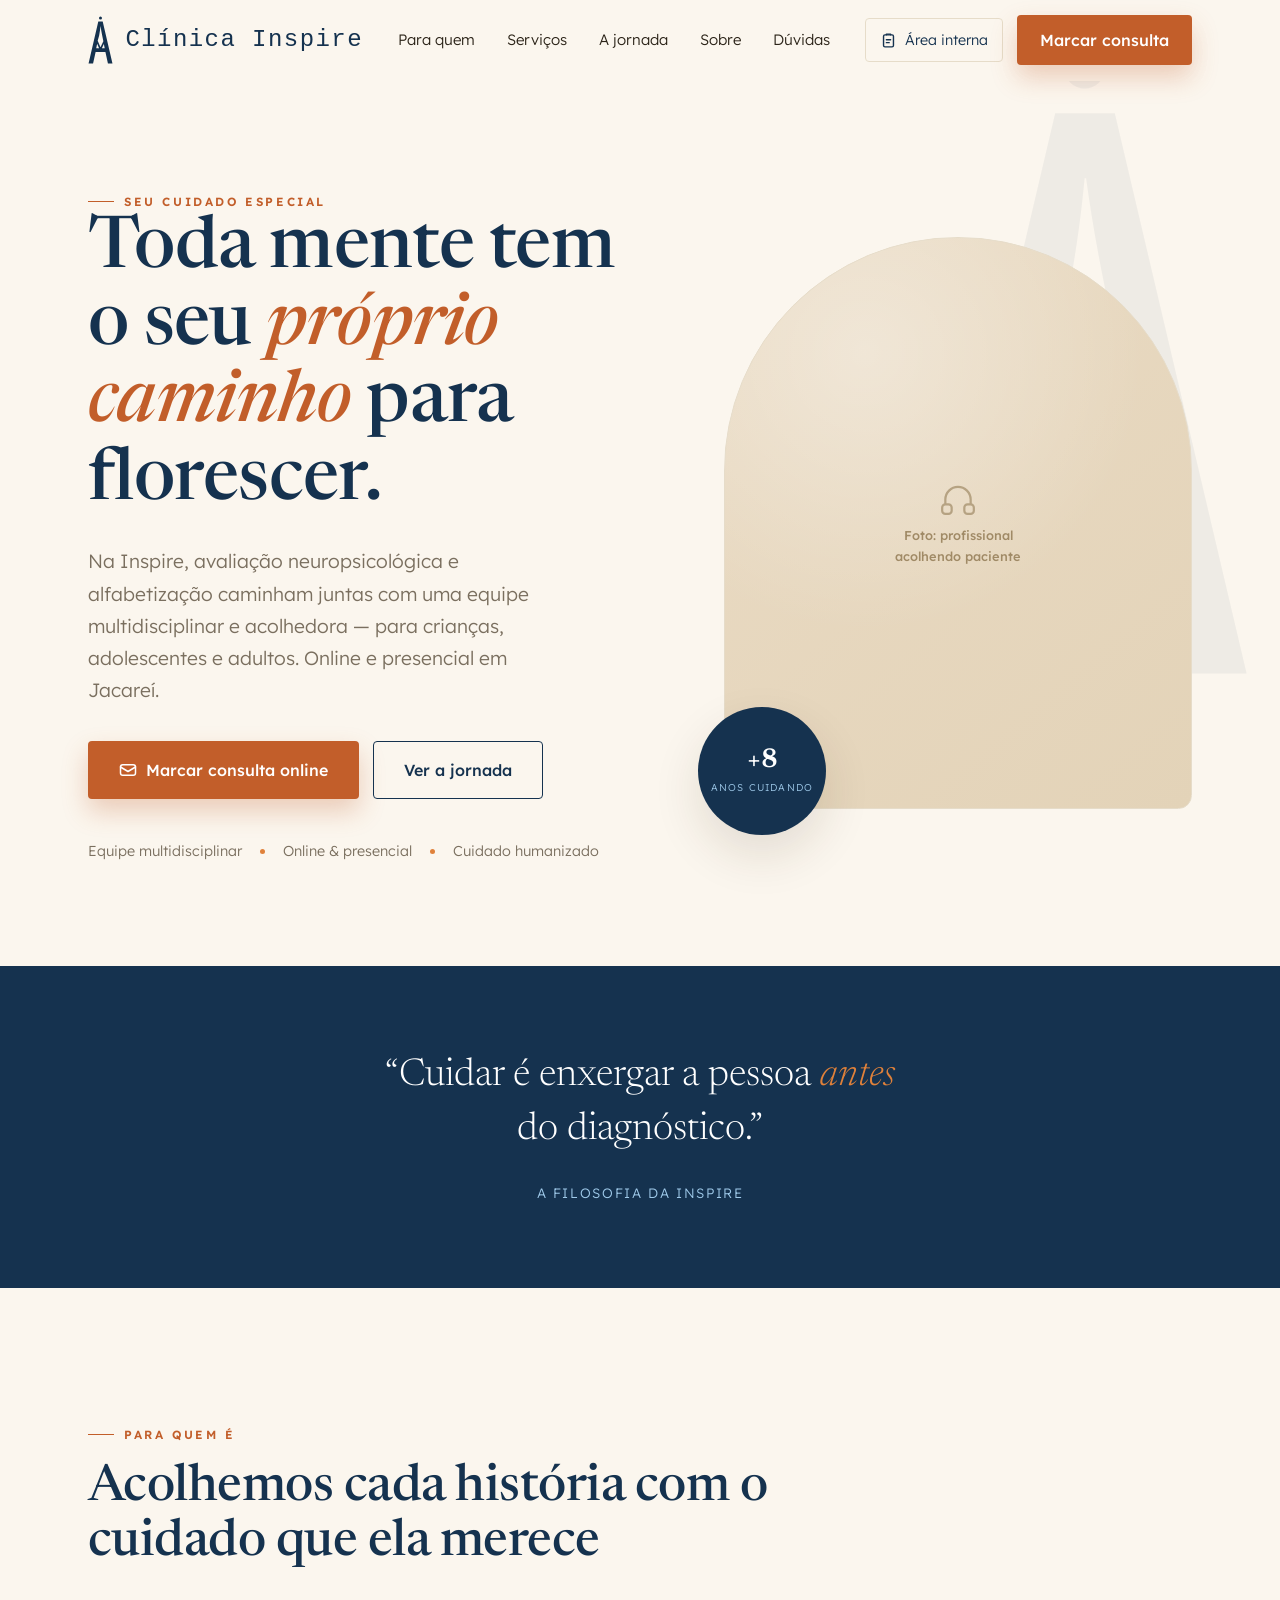
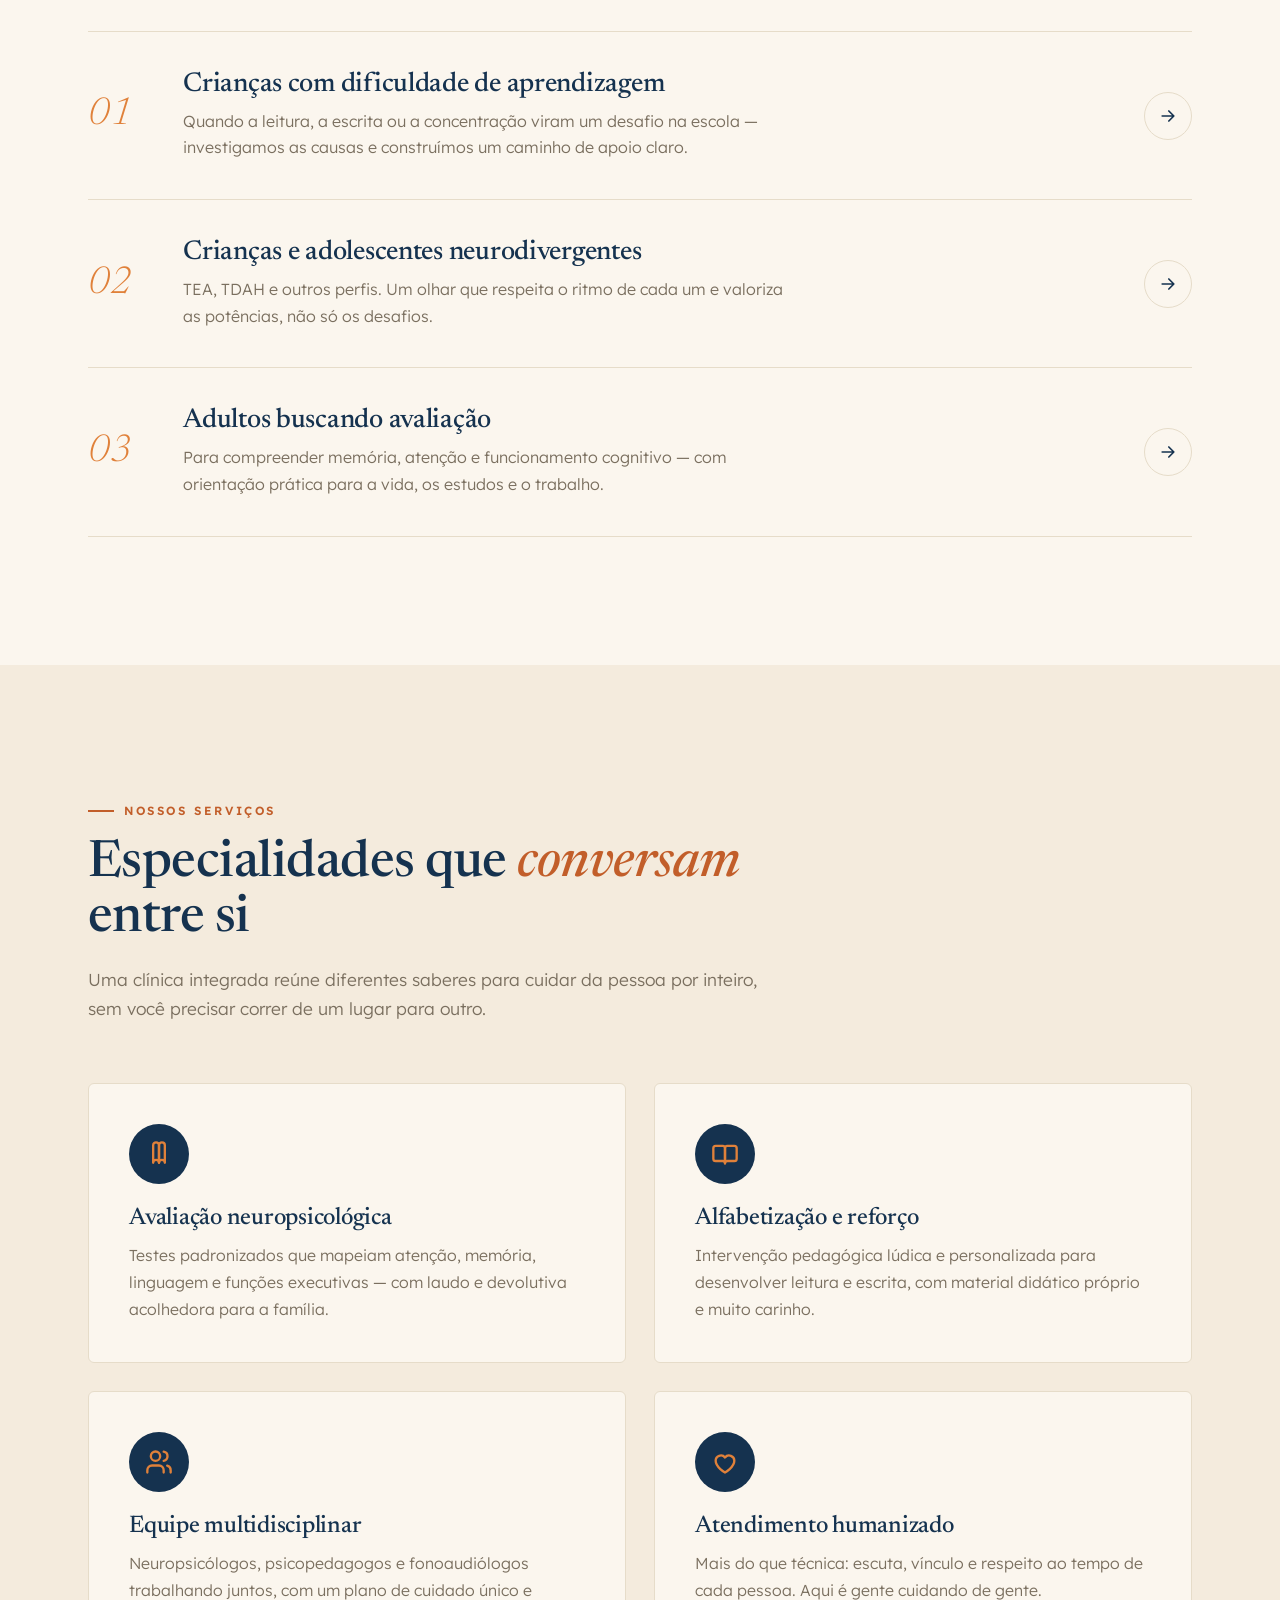
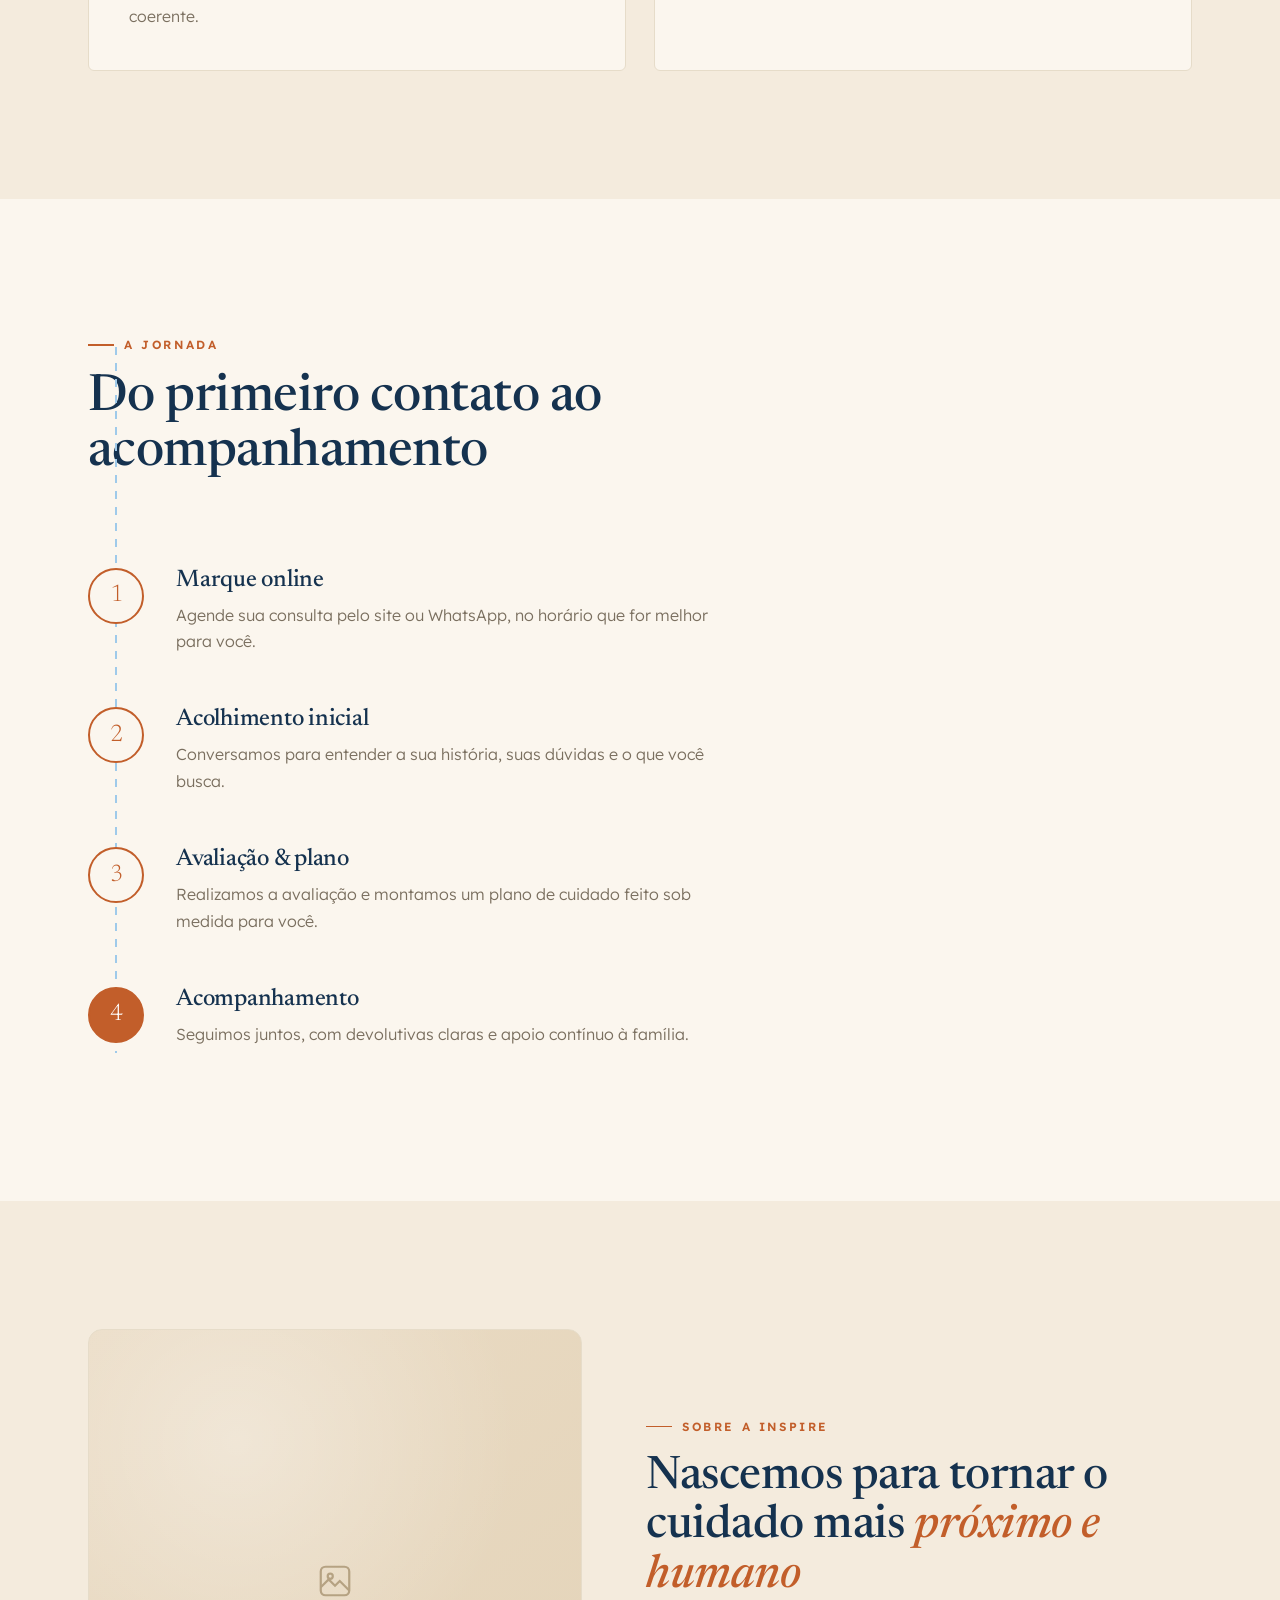
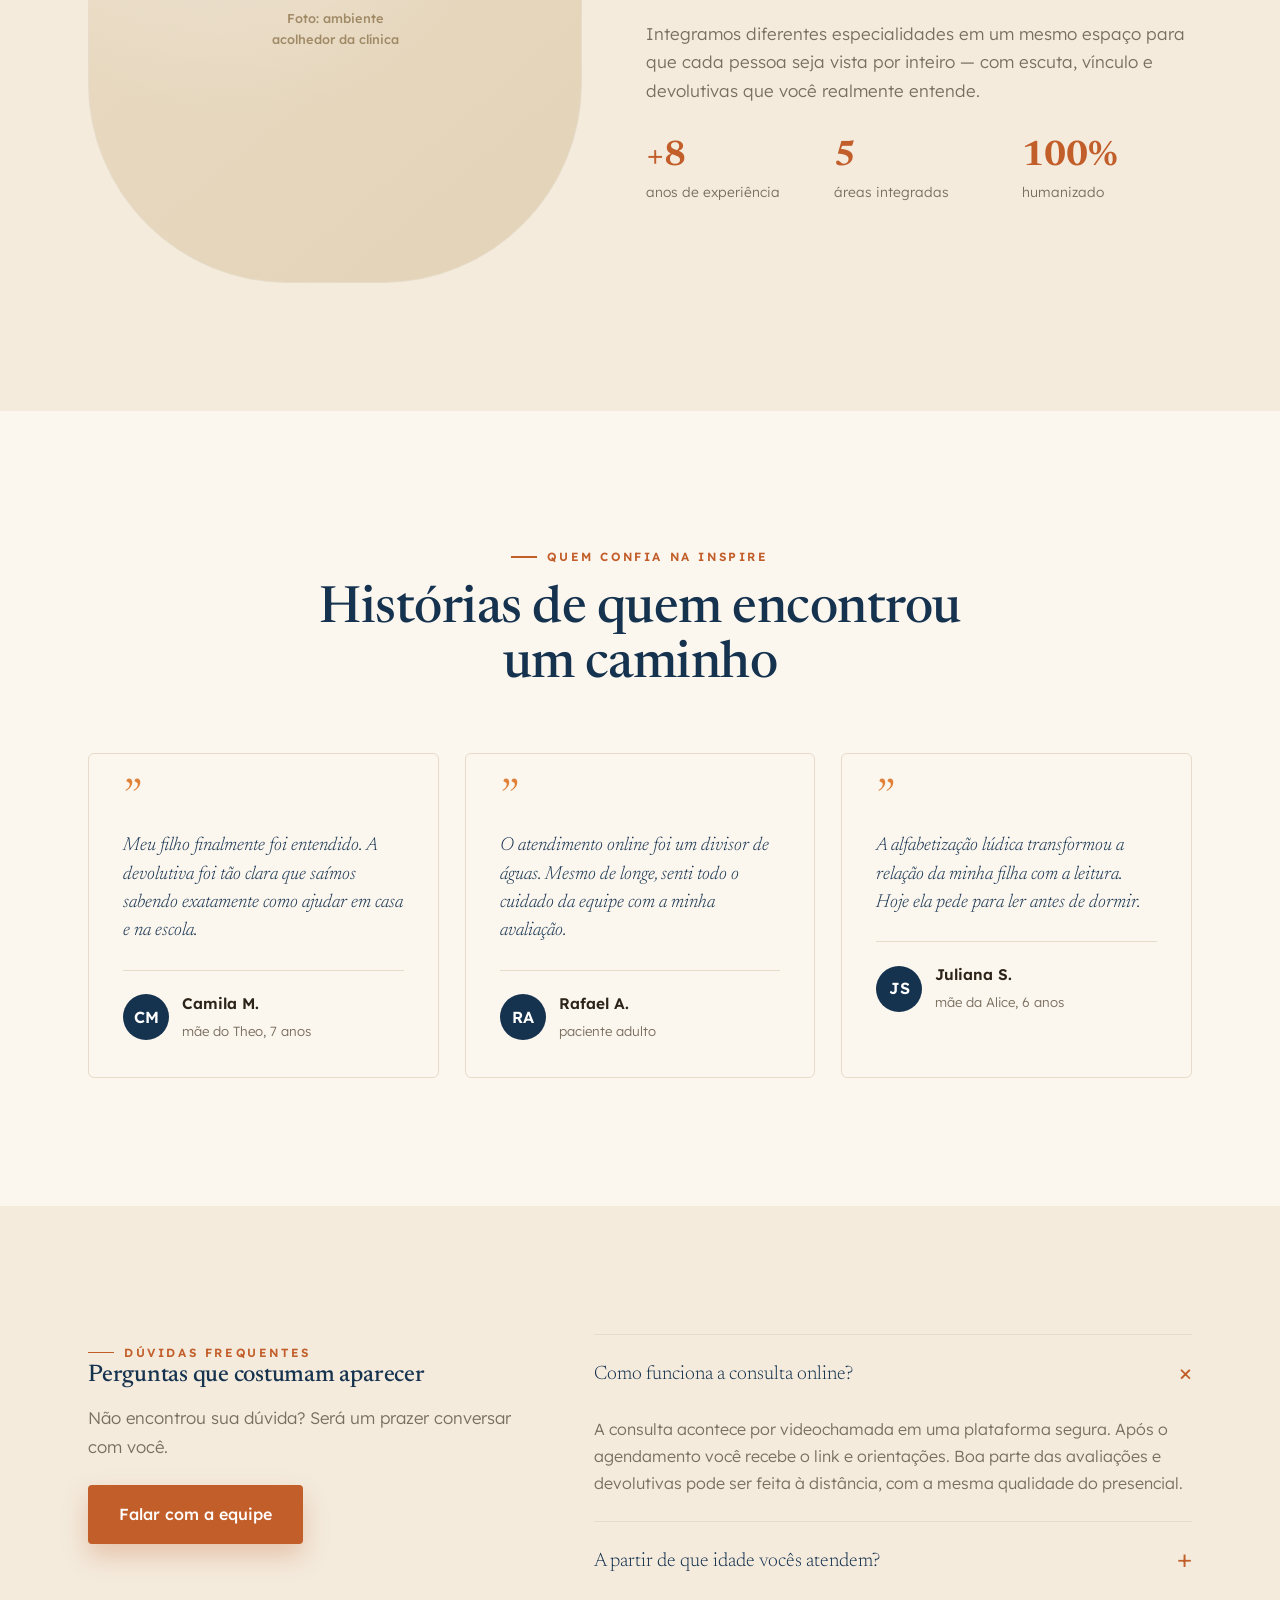
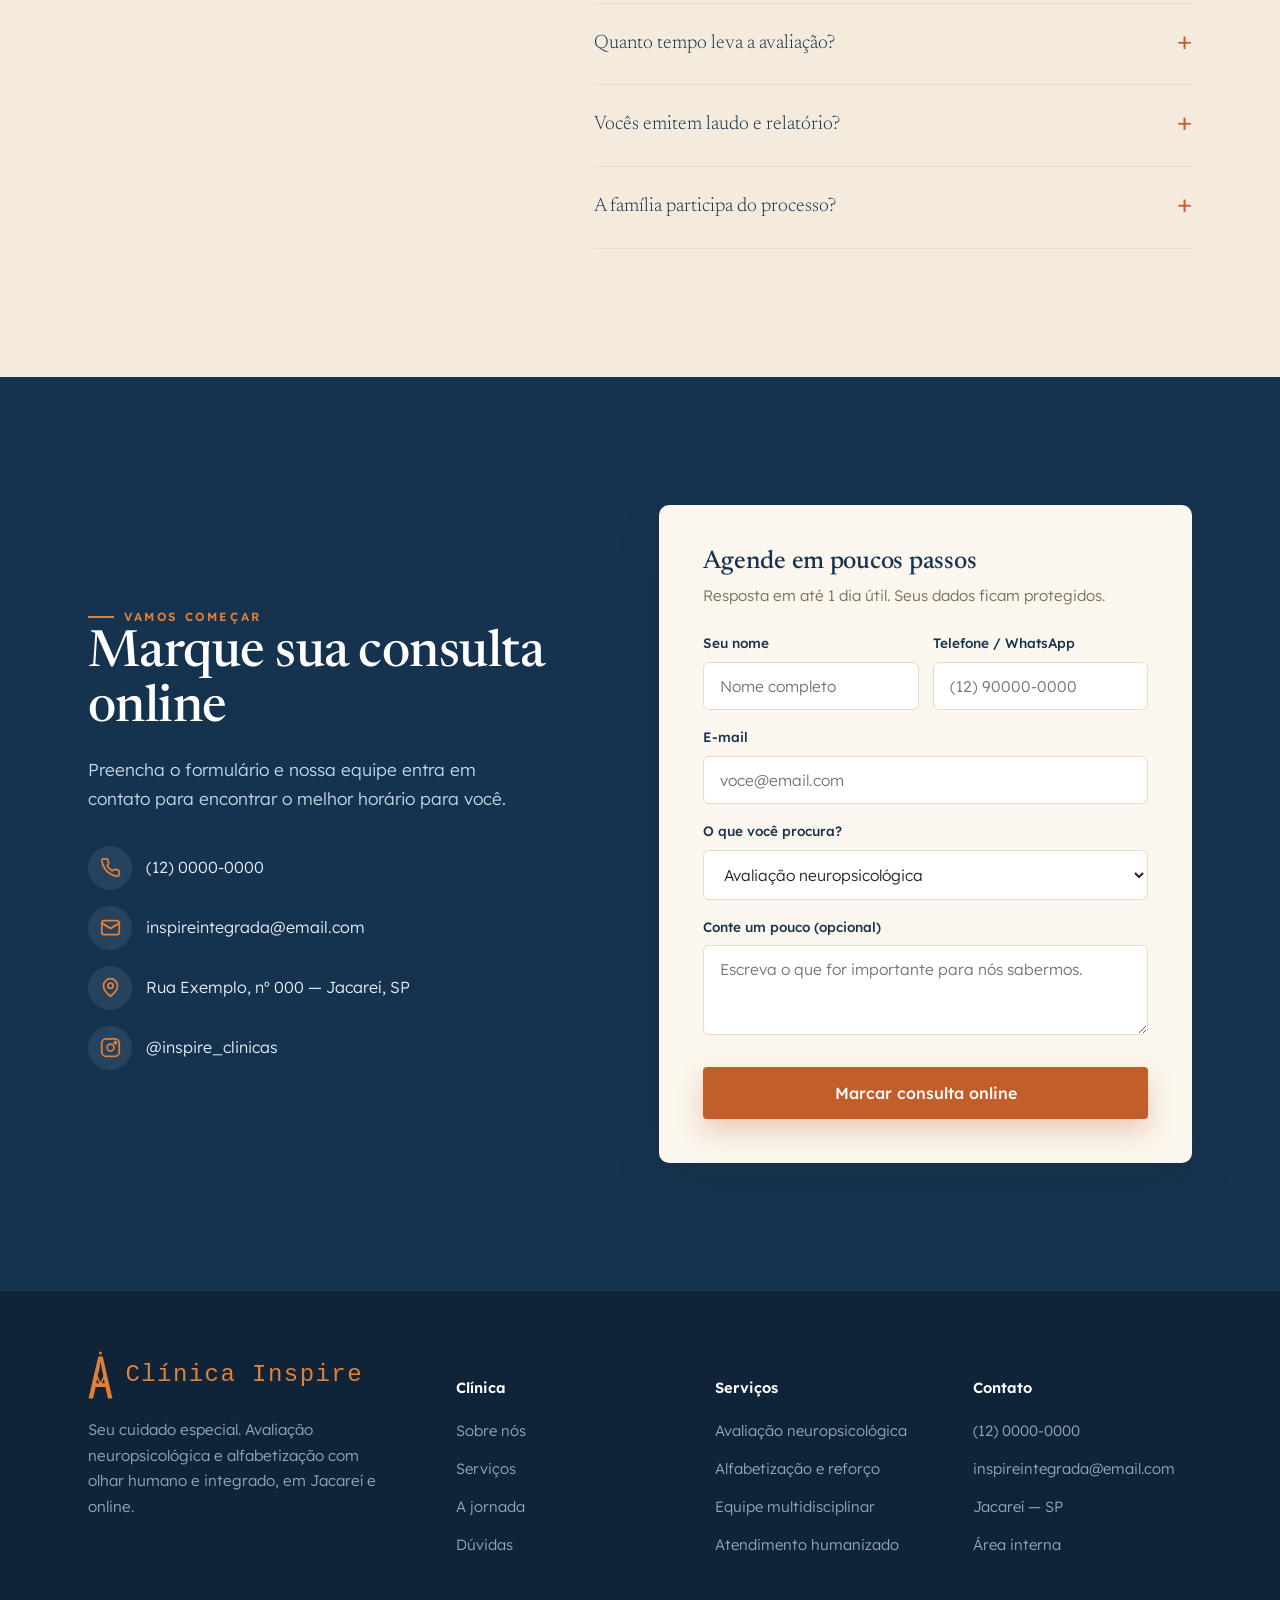
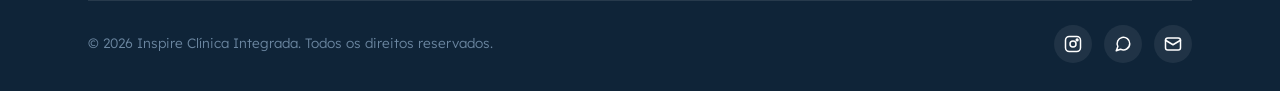
<file: index.html>
<!doctype html>
<html lang="pt-BR">
  <head>
    <meta charset="utf-8" />
    <meta name="viewport" content="width=device-width,initial-scale=1" />
    <title>Inspire · Clínica Integrada — Seu cuidado especial</title>
    <link rel="icon" href="assets/inspire-favicon.svg" />
    <link rel="preconnect" href="https://fonts.googleapis.com" />
    <link rel="preconnect" href="https://fonts.gstatic.com" crossorigin />
    <link
      href="https://fonts.googleapis.com/css2?family=Lexend:wght@300;400;500;600;700&family=Ubuntu+Mono&family=Newsreader:ital,opsz,wght@0,6..72,400;0,6..72,500;0,6..72,600;1,6..72,400;1,6..72,500&display=swap"
      rel="stylesheet"
    />
    <link rel="stylesheet" href="v2.css" />
  </head>
  <body>
    <header class="hdr" id="hdr">
      <div class="wrap">
        <a class="brand" href="#top" aria-label="Clínica Inspire">
          <img src="assets/inspire-a-navy.svg" alt="" />
          <span class="wordmark">Clínica Inspire</span>
        </a>
        <nav class="nav">
          <a href="#para-quem">Para quem</a>
          <a href="#servicos">Serviços</a>
          <a href="#jornada">A jornada</a>
          <a href="#sobre">Sobre</a>
          <a href="#faq">Dúvidas</a>
        </nav>
        <div class="hdr-actions">
          <a
            class="hdr-admin"
            href="consultas.html"
            title="Ver consultas recebidas"
            aria-label="Área interna: consultas recebidas"
          >
            <svg
              viewBox="0 0 24 24"
              fill="none"
              stroke="currentColor"
              stroke-width="2"
              stroke-linecap="round"
              stroke-linejoin="round"
            >
              <rect x="5" y="4" width="14" height="17" rx="2" />
              <path d="M9 4V3h6v1M9 11h6M9 15h4" />
            </svg>
            <span>Área interna</span>
            <b class="hdr-count" id="hdrCount" hidden>0</b>
          </a>
          <a class="btn btn-primary" href="#contato" style="padding: 11px 22px"
            >Marcar consulta</a
          >
        </div>
        <button
          class="burger"
          id="burger"
          aria-label="Abrir menu"
          aria-expanded="false"
          aria-controls="mobileMenu"
        >
          <svg
            viewBox="0 0 24 24"
            fill="none"
            stroke="currentColor"
            stroke-width="2"
            stroke-linecap="round"
          >
            <path d="M3 6h18M3 12h18M3 18h18" />
          </svg>
        </button>
      </div>
    </header>

    <div class="mobile-menu" id="mobileMenu">
      <div class="mm-panel">
        <button class="mm-close" id="mmClose" aria-label="Fechar menu">
          <svg
            viewBox="0 0 24 24"
            fill="none"
            stroke="currentColor"
            stroke-width="2"
            stroke-linecap="round"
          >
            <path d="M18 6 6 18M6 6l12 12" />
          </svg>
        </button>
        <a href="#para-quem">Para quem</a>
        <a href="#servicos">Serviços</a>
        <a href="#jornada">A jornada</a>
        <a href="#sobre">Sobre</a>
        <a href="#faq">Dúvidas</a>
        <a href="consultas.html">Área interna</a>
        <a class="btn btn-primary" href="#contato">Marcar consulta online</a>
      </div>
    </div>

    <main id="top">
      <!-- Hero -->
      <section class="hero">
        <img class="hero-mark" src="assets/inspire-a-navy.svg" alt="" />
        <div class="wrap">
          <div>
            <span class="eyebrow">Seu cuidado especial</span>
            <h1>
              Toda mente tem o seu
              <span class="serif-em">próprio caminho</span> para florescer.
            </h1>
            <p class="lead">
              Na Inspire, avaliação neuropsicológica e alfabetização caminham
              juntas com uma equipe multidisciplinar e acolhedora — para
              crianças, adolescentes e adultos. Online e presencial em Jacareí.
            </p>
            <div class="hero-cta">
              <a class="btn btn-primary" href="#contato">
                <svg
                  viewBox="0 0 24 24"
                  fill="none"
                  stroke="currentColor"
                  stroke-width="2"
                  stroke-linecap="round"
                  stroke-linejoin="round"
                >
                  <rect x="2" y="5" width="20" height="14" rx="3" />
                  <path d="m2 8 10 6 10-6" />
                </svg>
                Marcar consulta online
              </a>
              <a class="btn btn-outline" href="#jornada">Ver a jornada</a>
            </div>
            <div class="hero-meta">
              <span>Equipe multidisciplinar</span><span class="dot"></span
              ><span>Online &amp; presencial</span><span class="dot"></span
              ><span>Cuidado humanizado</span>
            </div>
          </div>
          <div class="hero-visual">
            <div class="ph">
              <div class="ph-in">
                <svg
                  viewBox="0 0 24 24"
                  fill="none"
                  stroke="currentColor"
                  stroke-width="1.4"
                >
                  <path d="M4 16v-3a8 8 0 0 1 16 0v3" />
                  <rect x="2" y="16" width="6" height="6" rx="2" />
                  <rect x="16" y="16" width="6" height="6" rx="2" /></svg
                >Foto: profissional<br />acolhendo paciente
              </div>
            </div>
            <div class="hero-stamp"><b>+8</b><span>anos cuidando</span></div>
          </div>
        </div>
      </section>

      <!-- Quote band -->
      <section class="band">
        <div class="wrap">
          <p>“Cuidar é enxergar a pessoa <em>antes</em> do diagnóstico.”</p>
          <div class="src">A filosofia da Inspire</div>
        </div>
      </section>

      <!-- Para quem -->
      <section class="section" id="para-quem">
        <div class="wrap">
          <div class="sec-head">
            <span class="eyebrow">Para quem é</span>
            <h2>Acolhemos cada história com o cuidado que ela merece</h2>
          </div>
          <div class="aud-list">
            <div class="aud-row">
              <div class="aud-no">01</div>
              <div>
                <h3>Crianças com dificuldade de aprendizagem</h3>
                <p>
                  Quando a leitura, a escrita ou a concentração viram um desafio
                  na escola — investigamos as causas e construímos um caminho de
                  apoio claro.
                </p>
              </div>
              <div class="ar">
                <svg
                  viewBox="0 0 24 24"
                  fill="none"
                  stroke="currentColor"
                  stroke-width="2"
                  stroke-linecap="round"
                  stroke-linejoin="round"
                >
                  <path d="M5 12h14M13 6l6 6-6 6" />
                </svg>
              </div>
            </div>
            <div class="aud-row">
              <div class="aud-no">02</div>
              <div>
                <h3>Crianças e adolescentes neurodivergentes</h3>
                <p>
                  TEA, TDAH e outros perfis. Um olhar que respeita o ritmo de
                  cada um e valoriza as potências, não só os desafios.
                </p>
              </div>
              <div class="ar">
                <svg
                  viewBox="0 0 24 24"
                  fill="none"
                  stroke="currentColor"
                  stroke-width="2"
                  stroke-linecap="round"
                  stroke-linejoin="round"
                >
                  <path d="M5 12h14M13 6l6 6-6 6" />
                </svg>
              </div>
            </div>
            <div class="aud-row">
              <div class="aud-no">03</div>
              <div>
                <h3>Adultos buscando avaliação</h3>
                <p>
                  Para compreender memória, atenção e funcionamento cognitivo —
                  com orientação prática para a vida, os estudos e o trabalho.
                </p>
              </div>
              <div class="ar">
                <svg
                  viewBox="0 0 24 24"
                  fill="none"
                  stroke="currentColor"
                  stroke-width="2"
                  stroke-linecap="round"
                  stroke-linejoin="round"
                >
                  <path d="M5 12h14M13 6l6 6-6 6" />
                </svg>
              </div>
            </div>
          </div>
        </div>
      </section>

      <!-- Serviços -->
      <section class="section services" id="servicos">
        <div class="wrap">
          <div class="sec-head">
            <span class="eyebrow">Nossos serviços</span>
            <h2>
              Especialidades que <span class="serif-em">conversam</span> entre
              si
            </h2>
            <p>
              Uma clínica integrada reúne diferentes saberes para cuidar da
              pessoa por inteiro, sem você precisar correr de um lugar para
              outro.
            </p>
          </div>
          <div class="svc-grid">
            <div class="svc-card">
              <div class="svc-ic">
                <svg
                  viewBox="0 0 24 24"
                  fill="none"
                  stroke="currentColor"
                  stroke-width="2"
                  stroke-linecap="round"
                  stroke-linejoin="round"
                >
                  <path
                    d="M9.5 2A2.5 2.5 0 0 1 12 4.5v15a2.5 2.5 0 0 0-5 0V4.5A2.5 2.5 0 0 1 9.5 2Z"
                  />
                  <path
                    d="M14.5 2A2.5 2.5 0 0 0 12 4.5v15a2.5 2.5 0 0 1 5 0V4.5A2.5 2.5 0 0 0 14.5 2Z"
                  />
                </svg>
              </div>
              <h3>Avaliação neuropsicológica</h3>
              <p>
                Testes padronizados que mapeiam atenção, memória, linguagem e
                funções executivas — com laudo e devolutiva acolhedora para a
                família.
              </p>
            </div>
            <div class="svc-card">
              <div class="svc-ic">
                <svg
                  viewBox="0 0 24 24"
                  fill="none"
                  stroke="currentColor"
                  stroke-width="2"
                  stroke-linecap="round"
                  stroke-linejoin="round"
                >
                  <path
                    d="M2 7a2 2 0 0 1 2-2h6a2 2 0 0 1 2 2v13a2 2 0 0 0-2-2H4a2 2 0 0 1-2-2Z"
                  />
                  <path
                    d="M22 7a2 2 0 0 0-2-2h-6a2 2 0 0 0-2 2v13a2 2 0 0 1 2-2h6a2 2 0 0 0 2-2Z"
                  />
                </svg>
              </div>
              <h3>Alfabetização e reforço</h3>
              <p>
                Intervenção pedagógica lúdica e personalizada para desenvolver
                leitura e escrita, com material didático próprio e muito
                carinho.
              </p>
            </div>
            <div class="svc-card">
              <div class="svc-ic">
                <svg
                  viewBox="0 0 24 24"
                  fill="none"
                  stroke="currentColor"
                  stroke-width="2"
                  stroke-linecap="round"
                  stroke-linejoin="round"
                >
                  <path d="M16 21v-2a4 4 0 0 0-4-4H6a4 4 0 0 0-4 4v2" />
                  <circle cx="9" cy="7" r="4" />
                  <path
                    d="M22 21v-2a4 4 0 0 0-3-3.87M16 3.13A4 4 0 0 1 16 11"
                  />
                </svg>
              </div>
              <h3>Equipe multidisciplinar</h3>
              <p>
                Neuropsicólogos, psicopedagogos e fonoaudiólogos trabalhando
                juntos, com um plano de cuidado único e coerente.
              </p>
            </div>
            <div class="svc-card">
              <div class="svc-ic">
                <svg
                  viewBox="0 0 24 24"
                  fill="none"
                  stroke="currentColor"
                  stroke-width="2"
                  stroke-linecap="round"
                  stroke-linejoin="round"
                >
                  <path
                    d="M12 21s-8-4.5-8-10a4.5 4.5 0 0 1 8-2.9A4.5 4.5 0 0 1 20 11c0 5.5-8 10-8 10Z"
                  />
                </svg>
              </div>
              <h3>Atendimento humanizado</h3>
              <p>
                Mais do que técnica: escuta, vínculo e respeito ao tempo de cada
                pessoa. Aqui é gente cuidando de gente.
              </p>
            </div>
          </div>
        </div>
      </section>

      <!-- Jornada -->
      <section class="section journey" id="jornada">
        <div class="wrap">
          <div class="sec-head">
            <span class="eyebrow">A jornada</span>
            <h2>Do primeiro contato ao acompanhamento</h2>
          </div>
          <div class="j-line"></div>
          <div class="j-step">
            <div class="j-dot">1</div>
            <div>
              <h3>Marque online</h3>
              <p>
                Agende sua consulta pelo site ou WhatsApp, no horário que for
                melhor para você.
              </p>
            </div>
          </div>
          <div class="j-step">
            <div class="j-dot">2</div>
            <div>
              <h3>Acolhimento inicial</h3>
              <p>
                Conversamos para entender a sua história, suas dúvidas e o que
                você busca.
              </p>
            </div>
          </div>
          <div class="j-step">
            <div class="j-dot">3</div>
            <div>
              <h3>Avaliação &amp; plano</h3>
              <p>
                Realizamos a avaliação e montamos um plano de cuidado feito sob
                medida para você.
              </p>
            </div>
          </div>
          <div class="j-step">
            <div class="j-dot">4</div>
            <div>
              <h3>Acompanhamento</h3>
              <p>
                Seguimos juntos, com devolutivas claras e apoio contínuo à
                família.
              </p>
            </div>
          </div>
        </div>
      </section>

      <!-- Sobre -->
      <section class="section about" id="sobre">
        <div class="wrap">
          <div class="about-visual">
            <div class="ph">
              <div class="ph-in">
                <svg
                  viewBox="0 0 24 24"
                  fill="none"
                  stroke="currentColor"
                  stroke-width="1.4"
                >
                  <rect x="3" y="3" width="18" height="18" rx="3" />
                  <path d="m3 16 5-5 4 4 3-3 6 6" />
                  <circle cx="9" cy="9" r="1.6" /></svg
                >Foto: ambiente<br />acolhedor da clínica
              </div>
            </div>
          </div>
          <div>
            <span class="eyebrow">Sobre a Inspire</span>
            <h2>
              Nascemos para tornar o cuidado mais
              <span class="serif-em">próximo e humano</span>
            </h2>
            <p class="lead">
              Integramos diferentes especialidades em um mesmo espaço para que
              cada pessoa seja vista por inteiro — com escuta, vínculo e
              devolutivas que você realmente entende.
            </p>
            <div class="about-stats">
              <div class="stat"><b>+8</b><span>anos de experiência</span></div>
              <div class="stat"><b>5</b><span>áreas integradas</span></div>
              <div class="stat"><b>100%</b><span>humanizado</span></div>
            </div>
          </div>
        </div>
      </section>

      <!-- Depoimentos -->
      <section class="section testi">
        <div class="wrap">
          <div class="sec-head center">
            <span class="eyebrow">Quem confia na Inspire</span>
            <h2>Histórias de quem encontrou um caminho</h2>
          </div>
          <div class="t-grid">
            <div class="t-card">
              <div class="mark">”</div>
              <p>
                Meu filho finalmente foi entendido. A devolutiva foi tão clara
                que saímos sabendo exatamente como ajudar em casa e na escola.
              </p>
              <div class="t-who">
                <div class="t-av">CM</div>
                <div><b>Camila M.</b><span>mãe do Theo, 7 anos</span></div>
              </div>
            </div>
            <div class="t-card">
              <div class="mark">”</div>
              <p>
                O atendimento online foi um divisor de águas. Mesmo de longe,
                senti todo o cuidado da equipe com a minha avaliação.
              </p>
              <div class="t-who">
                <div class="t-av">RA</div>
                <div><b>Rafael A.</b><span>paciente adulto</span></div>
              </div>
            </div>
            <div class="t-card">
              <div class="mark">”</div>
              <p>
                A alfabetização lúdica transformou a relação da minha filha com
                a leitura. Hoje ela pede para ler antes de dormir.
              </p>
              <div class="t-who">
                <div class="t-av">JS</div>
                <div><b>Juliana S.</b><span>mãe da Alice, 6 anos</span></div>
              </div>
            </div>
          </div>
        </div>
      </section>

      <!-- FAQ -->
      <section class="section faq" id="faq">
        <div class="wrap">
          <div>
            <span class="eyebrow">Dúvidas frequentes</span>
            <h2>Perguntas que costumam aparecer</h2>
            <p
              style="
                font-family: &quot;Lexend&quot;, sans-serif;
                color: var(--muted);
                margin-top: 16px;
                font-size: 1.05rem;
              "
            >
              Não encontrou sua dúvida? Será um prazer conversar com você.
            </p>
            <a class="btn btn-primary" style="margin-top: 24px" href="#contato"
              >Falar com a equipe</a
            >
          </div>
          <div class="faq-list">
            <details class="fq" open>
              <summary>
                Como funciona a consulta online? <span class="pm">+</span>
              </summary>
              <div class="fq-body">
                A consulta acontece por videochamada em uma plataforma segura.
                Após o agendamento você recebe o link e orientações. Boa parte
                das avaliações e devolutivas pode ser feita à distância, com a
                mesma qualidade do presencial.
              </div>
            </details>
            <details class="fq">
              <summary>
                A partir de que idade vocês atendem? <span class="pm">+</span>
              </summary>
              <div class="fq-body">
                Atendemos crianças, adolescentes e adultos, com protocolos e
                profissionais adequados a cada momento de vida.
              </div>
            </details>
            <details class="fq">
              <summary>
                Quanto tempo leva a avaliação? <span class="pm">+</span>
              </summary>
              <div class="fq-body">
                Depende do caso, mas em geral são alguns encontros de até duas
                horas. Ao final entregamos um laudo e fazemos uma devolutiva em
                linguagem simples.
              </div>
            </details>
            <details class="fq">
              <summary>
                Vocês emitem laudo e relatório? <span class="pm">+</span>
              </summary>
              <div class="fq-body">
                Sim. Emitimos laudos e relatórios que podem ser usados na
                escola, no trabalho e com outros profissionais de saúde.
              </div>
            </details>
            <details class="fq">
              <summary>
                A família participa do processo? <span class="pm">+</span>
              </summary>
              <div class="fq-body">
                Com certeza. A família é parte essencial do cuidado: incluímos
                os responsáveis nas devolutivas e oferecemos orientações para o
                dia a dia.
              </div>
            </details>
          </div>
        </div>
      </section>

      <!-- Contato -->
      <section class="section contact" id="contato">
        <div class="wrap">
          <div>
            <span class="eyebrow">Vamos começar</span>
            <h2>Marque sua consulta online</h2>
            <p class="lead">
              Preencha o formulário e nossa equipe entra em contato para
              encontrar o melhor horário para você.
            </p>
            <div class="contact-info">
              <div class="ci">
                <span class="cii"
                  ><svg
                    viewBox="0 0 24 24"
                    fill="none"
                    stroke="currentColor"
                    stroke-width="2"
                    stroke-linecap="round"
                    stroke-linejoin="round"
                  >
                    <path
                      d="M22 16.92v3a2 2 0 0 1-2.18 2 19.8 19.8 0 0 1-8.63-3.07 19.5 19.5 0 0 1-6-6 19.8 19.8 0 0 1-3.07-8.67A2 2 0 0 1 4.11 2h3a2 2 0 0 1 2 1.72c.13.96.36 1.9.7 2.81a2 2 0 0 1-.45 2.11L8.09 9.91a16 16 0 0 0 6 6l1.27-1.27a2 2 0 0 1 2.11-.45c.9.34 1.85.57 2.81.7A2 2 0 0 1 22 16.92Z"
                    /></svg
                ></span>
                (12) 0000-0000
              </div>
              <div class="ci">
                <span class="cii"
                  ><svg
                    viewBox="0 0 24 24"
                    fill="none"
                    stroke="currentColor"
                    stroke-width="2"
                    stroke-linecap="round"
                    stroke-linejoin="round"
                  >
                    <rect x="2" y="4" width="20" height="16" rx="3" />
                    <path d="m2 7 10 6 10-6" /></svg
                ></span>
                inspireintegrada@email.com
              </div>
              <div class="ci">
                <span class="cii"
                  ><svg
                    viewBox="0 0 24 24"
                    fill="none"
                    stroke="currentColor"
                    stroke-width="2"
                    stroke-linecap="round"
                    stroke-linejoin="round"
                  >
                    <path d="M20 10c0 6-8 12-8 12s-8-6-8-12a8 8 0 0 1 16 0Z" />
                    <circle cx="12" cy="10" r="3" /></svg
                ></span>
                Rua Exemplo, nº 000 — Jacareí, SP
              </div>
              <div class="ci">
                <span class="cii"
                  ><svg
                    viewBox="0 0 24 24"
                    fill="none"
                    stroke="currentColor"
                    stroke-width="2"
                    stroke-linecap="round"
                    stroke-linejoin="round"
                  >
                    <rect x="2" y="2" width="20" height="20" rx="5" />
                    <circle cx="12" cy="12" r="4" />
                    <circle
                      cx="17.5"
                      cy="6.5"
                      r="1.2"
                      fill="currentColor"
                    /></svg
                ></span>
                @inspire_clinicas
              </div>
            </div>
          </div>
          <form class="form" id="contactForm" novalidate>
            <div id="formFields">
              <h3>Agende em poucos passos</h3>
              <p class="fsub">
                Resposta em até 1 dia útil. Seus dados ficam protegidos.
              </p>
              <div class="frow">
                <div class="field">
                  <label for="nome">Seu nome</label
                  ><input id="nome" type="text" placeholder="Nome completo" />
                </div>
                <div class="field">
                  <label for="tel">Telefone / WhatsApp</label
                  ><input id="tel" type="tel" placeholder="(12) 90000-0000" />
                </div>
              </div>
              <div class="field">
                <label for="email">E-mail</label
                ><input id="email" type="email" placeholder="voce@email.com" />
              </div>
              <div class="field">
                <label for="motivo">O que você procura?</label>
                <select id="motivo">
                  <option>Avaliação neuropsicológica</option>
                  <option>Alfabetização e reforço</option>
                  <option>Atendimento para meu filho(a)</option>
                  <option>Avaliação para adulto</option>
                  <option>Ainda não sei, quero orientação</option>
                </select>
              </div>
              <div class="field">
                <label for="msg">Conte um pouco (opcional)</label
                ><textarea
                  id="msg"
                  placeholder="Escreva o que for importante para nós sabermos."
                ></textarea>
              </div>
              <button class="btn btn-primary" type="submit">
                Marcar consulta online
              </button>
            </div>
            <div class="form-ok" id="formOk">
              <svg
                viewBox="0 0 24 24"
                fill="none"
                stroke="currentColor"
                stroke-width="2"
                stroke-linecap="round"
                stroke-linejoin="round"
              >
                <circle cx="12" cy="12" r="10" />
                <path d="m8 12 3 3 5-6" />
              </svg>
              <h3>Recebemos sua solicitação!</h3>
              <p>
                Em breve nossa equipe entra em contato para confirmar o melhor
                horário. 💙
              </p>
              <button
                class="btn btn-outline"
                type="button"
                id="formAgain"
                style="margin-top: 22px"
              >
                Enviar outra solicitação
              </button>
            </div>
          </form>
        </div>
      </section>
    </main>

    <footer class="ftr">
      <div class="wrap">
        <div class="ftr-top">
          <div>
            <div class="brand">
              <img src="assets/inspire-a-laranja.svg" alt="" /><span
                class="wordmark"
                >Clínica Inspire</span
              >
            </div>
            <p class="ftr-about">
              Seu cuidado especial. Avaliação neuropsicológica e alfabetização
              com olhar humano e integrado, em Jacareí e online.
            </p>
          </div>
          <div>
            <h5>Clínica</h5>
            <ul>
              <li><a href="#sobre">Sobre nós</a></li>
              <li><a href="#servicos">Serviços</a></li>
              <li><a href="#jornada">A jornada</a></li>
              <li><a href="#faq">Dúvidas</a></li>
            </ul>
          </div>
          <div>
            <h5>Serviços</h5>
            <ul>
              <li><a href="#servicos">Avaliação neuropsicológica</a></li>
              <li><a href="#servicos">Alfabetização e reforço</a></li>
              <li><a href="#servicos">Equipe multidisciplinar</a></li>
              <li><a href="#servicos">Atendimento humanizado</a></li>
            </ul>
          </div>
          <div>
            <h5>Contato</h5>
            <ul>
              <li><a href="#contato">(12) 0000-0000</a></li>
              <li><a href="#contato">inspireintegrada@email.com</a></li>
              <li><a href="#contato">Jacareí — SP</a></li>
              <li><a href="consultas.html">Área interna</a></li>
            </ul>
          </div>
        </div>
        <div class="ftr-bottom">
          <span
            >© 2026 Inspire Clínica Integrada. Todos os direitos
            reservados.</span
          >
          <div class="socials">
            <a href="#" aria-label="Instagram"
              ><svg
                viewBox="0 0 24 24"
                fill="none"
                stroke="currentColor"
                stroke-width="2"
                stroke-linecap="round"
                stroke-linejoin="round"
              >
                <rect x="2" y="2" width="20" height="20" rx="5" />
                <circle cx="12" cy="12" r="4" />
                <circle cx="17.5" cy="6.5" r="1.2" fill="currentColor" /></svg
            ></a>
            <a href="#" aria-label="WhatsApp"
              ><svg
                viewBox="0 0 24 24"
                fill="none"
                stroke="currentColor"
                stroke-width="2"
                stroke-linecap="round"
                stroke-linejoin="round"
              >
                <path
                  d="M21 11.5a8.4 8.4 0 0 1-12.3 7.4L3 21l2.2-5.6A8.4 8.4 0 1 1 21 11.5Z"
                /></svg
            ></a>
            <a href="#" aria-label="E-mail"
              ><svg
                viewBox="0 0 24 24"
                fill="none"
                stroke="currentColor"
                stroke-width="2"
                stroke-linecap="round"
                stroke-linejoin="round"
              >
                <rect x="2" y="4" width="20" height="16" rx="3" />
                <path d="m2 7 10 6 10-6" /></svg
            ></a>
          </div>
        </div>
      </div>
    </footer>

    <script>
      const hdr = document.getElementById("hdr");
      addEventListener("scroll", () =>
        hdr.classList.toggle("scrolled", scrollY > 20),
      );
      const mm = document.getElementById("mobileMenu");
      const burger = document.getElementById("burger");
      function abrirMenu() {
        mm.classList.add("open");
        burger.setAttribute("aria-expanded", "true");
        document.body.style.overflow = "hidden"; // trava o scroll da página por trás
        document.getElementById("mmClose").focus();
      }
      function fecharMenu() {
        if (!mm.classList.contains("open")) return;
        mm.classList.remove("open");
        burger.setAttribute("aria-expanded", "false");
        document.body.style.overflow = "";
        burger.focus({ preventScroll: true });
      }
      burger.onclick = abrirMenu;
      document.getElementById("mmClose").onclick = fecharMenu;
      mm.querySelectorAll("a").forEach((a) =>
        a.addEventListener("click", fecharMenu),
      );
      mm.onclick = (e) => {
        if (e.target === mm) fecharMenu();
      };
      addEventListener("keydown", (e) => {
        if (e.key === "Escape") fecharMenu();
      });
      // se girar o celular / aumentar a janela com o menu aberto, fecha
      matchMedia("(min-width:981px)").addEventListener("change", (e) => {
        if (e.matches) fecharMenu();
      });
      // ===== Consultas: salvas no localStorage (demo, sem backend) =====
      const CHAVE = "inspire_consultas";
      function lerConsultas() {
        try {
          return JSON.parse(localStorage.getItem(CHAVE) || "[]");
        } catch (e) {
          return [];
        }
      }
      function atualizarContador() {
        const n = lerConsultas().filter((c) => c.status === "novo").length;
        const b = document.getElementById("hdrCount");
        b.textContent = n;
        b.hidden = n === 0;
      }
      atualizarContador();
      // se a área interna estiver aberta em outra aba e mudar algo, o contador acompanha
      addEventListener("storage", (e) => {
        if (e.key === CHAVE) atualizarContador();
      });

      const form = document.getElementById("contactForm");
      const campo = (id) => document.getElementById(id);
      const valor = (id) => campo(id).value.trim();

      function marcarErro(id, texto) {
        const f = campo(id).closest(".field");
        f.classList.add("err");
        const m = document.createElement("small");
        m.className = "ferr";
        m.textContent = texto;
        f.appendChild(m);
      }
      function limparErros() {
        form
          .querySelectorAll(".field.err")
          .forEach((f) => f.classList.remove("err"));
        form.querySelectorAll(".ferr").forEach((m) => m.remove());
      }
      form.addEventListener("input", (e) => {
        const f = e.target.closest(".field.err");
        if (f) {
          f.classList.remove("err");
          f.querySelector(".ferr")?.remove();
        }
      });

      form.addEventListener("submit", (e) => {
        e.preventDefault();
        limparErros();
        const nome = valor("nome"),
          tel = valor("tel"),
          email = valor("email");
        let ok = true;
        if (!nome) {
          marcarErro("nome", "Informe seu nome.");
          ok = false;
        }
        if (!tel && !email) {
          marcarErro("tel", "Informe um telefone ou um e-mail para contato.");
          ok = false;
        } else if (email && !/^\S+@\S+\.\S+$/.test(email)) {
          marcarErro("email", "Confira o e-mail digitado.");
          ok = false;
        }
        if (!ok) {
          form.querySelector(".field.err input")?.focus();
          return;
        }

        const nova = {
          id: Date.now().toString(36) + Math.random().toString(36).slice(2, 6),
          data: new Date().toISOString(),
          nome,
          email,
          tel,
          servico: campo("motivo").value,
          msg: valor("msg"),
          status: "novo",
        };
        const lista = lerConsultas();
        lista.unshift(nova);
        try {
          localStorage.setItem(CHAVE, JSON.stringify(lista));
        } catch (err) {}
        atualizarContador();
        campo("formFields").style.display = "none";
        campo("formOk").classList.add("show");
      });

      campo("formAgain").onclick = () => {
        form.reset();
        campo("formOk").classList.remove("show");
        campo("formFields").style.display = "";
        campo("nome").focus();
      };
    </script>
  </body>
</html>
</file>
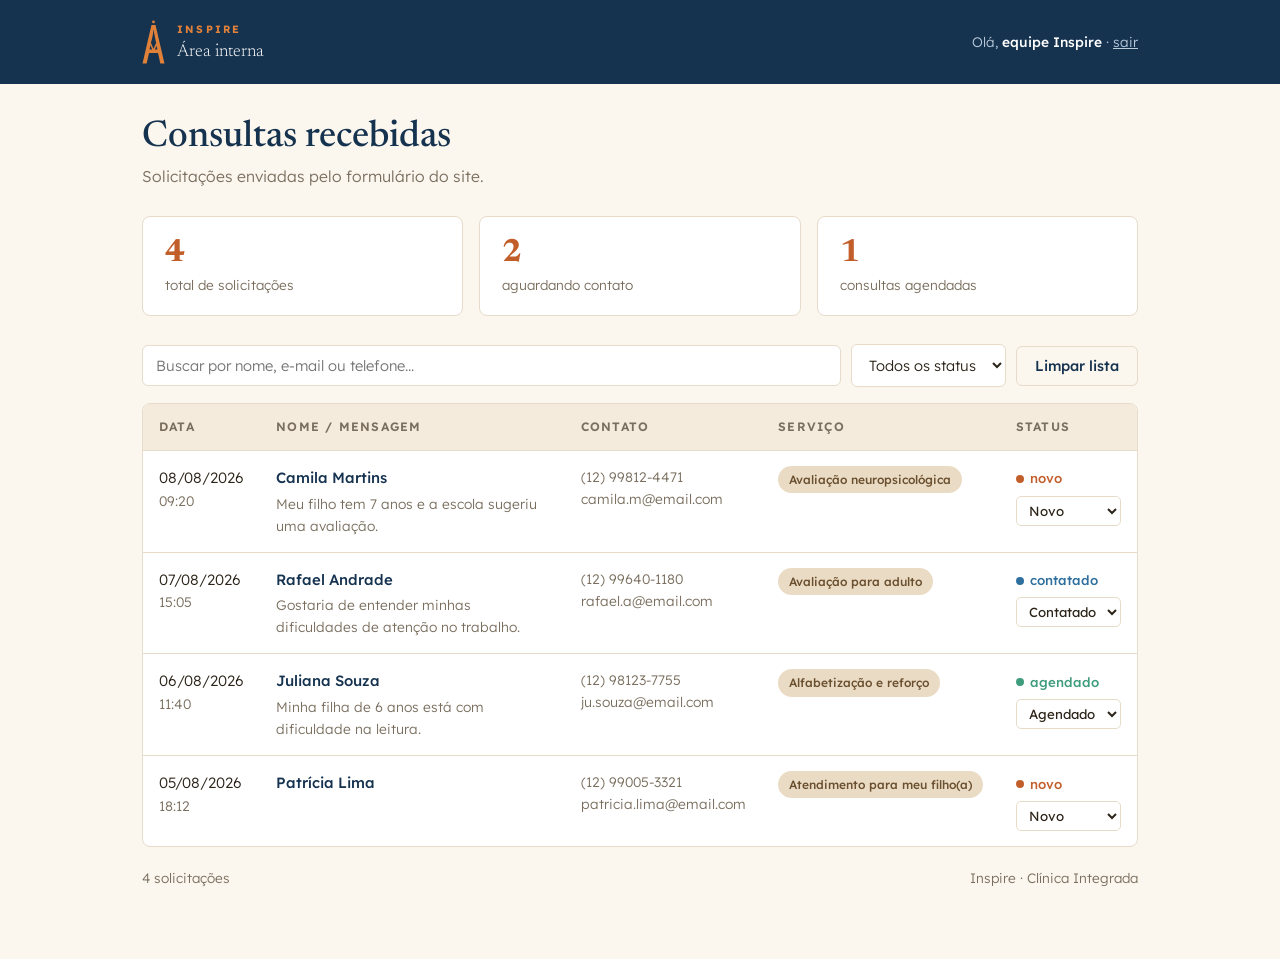
<file: consultas.html>
<!doctype html>
<html lang="pt-BR">
<head>
<meta charset="utf-8">
<meta name="viewport" content="width=device-width,initial-scale=1">
<title>Consultas recebidas · Inspire</title>
<link rel="icon" href="assets/inspire-favicon.svg">
<link rel="preconnect" href="https://fonts.googleapis.com">
<link rel="preconnect" href="https://fonts.gstatic.com" crossorigin>
<link href="https://fonts.googleapis.com/css2?family=Lexend:wght@300;400;500;600;700&family=Newsreader:ital,opsz,wght@0,6..72,500;1,6..72,500&display=swap" rel="stylesheet">
<style>
:root{--navy:#15324f;--terra:#C25E2A;--orange:#E0813A;--sand:#F4EBDD;--sand-deep:#EADBC4;--cream:#FBF6EE;--ink:#2c2419;--muted:#7a6f5f;--line:#e6dcc9;--mint:#3f9c7c;--serif:"Newsreader",Georgia,serif}
*{box-sizing:border-box}
body{margin:0;font-family:"Lexend",system-ui,sans-serif;background:var(--cream);color:var(--ink);line-height:1.6;font-weight:300;-webkit-font-smoothing:antialiased}
a{color:var(--terra)}
a:hover{color:var(--orange)}
h1,h2,h3{margin:0;font-family:var(--serif);font-weight:500;color:var(--navy);line-height:1.1}
.wrap{max-width:1060px;margin:0 auto;padding-inline:clamp(18px,4vw,32px)}

header{background:var(--navy);color:#fff;padding-block:20px}
header .wrap{display:flex;align-items:center;justify-content:space-between;gap:16px;flex-wrap:wrap}
.brand{display:flex;align-items:center;gap:12px}
.brand img{width:40px;height:40px}
.brand .k{font-size:.66rem;font-weight:700;letter-spacing:.2em;color:var(--orange);text-transform:uppercase;display:block}
.brand .n{font-family:var(--serif);font-size:1.1rem;color:#fff;line-height:1;margin-top:3px;white-space:nowrap}
.who{font-size:.86rem;color:#b9cadb}
.who b{color:#fff;font-weight:500}

.page{padding-block:34px 70px}
.title-row{display:flex;align-items:flex-end;justify-content:space-between;gap:16px;flex-wrap:wrap;margin-bottom:6px}
h1{font-size:clamp(1.7rem,3.4vw,2.3rem)}
.sub{color:var(--muted);font-size:.98rem;margin:6px 0 26px}

.cards{display:grid;grid-template-columns:repeat(3,1fr);gap:16px;margin-bottom:28px}
.stat{background:#fff;border:1px solid var(--line);border-radius:8px;padding:20px 22px}
.stat b{font-family:var(--serif);font-size:2rem;color:var(--terra);display:block;line-height:1}
.stat span{font-size:.85rem;color:var(--muted);margin-top:5px;display:block}

.toolbar{display:flex;gap:10px;flex-wrap:wrap;align-items:center;margin-bottom:16px}
.toolbar input,.toolbar select{padding:10px 13px;border:1.5px solid var(--line);border-radius:6px;font-family:inherit;font-size:.92rem;color:var(--ink);background:#fff;font-weight:300}
.toolbar input{flex:1;min-width:190px}
.toolbar input:focus,.toolbar select:focus{outline:none;border-color:var(--terra)}
.btn{font-family:inherit;font-size:.9rem;font-weight:500;padding:10px 18px;border-radius:6px;border:1.5px solid transparent;cursor:pointer;transition:.18s}
.btn-o{background:transparent;color:var(--navy);border-color:var(--line)}
.btn-o:hover{border-color:var(--navy)}

.tablebox{background:#fff;border:1px solid var(--line);border-radius:8px;overflow:hidden}
.scroll{overflow-x:auto}
table{width:100%;border-collapse:collapse;font-size:.93rem;min-width:760px}
th{text-align:left;font-weight:600;font-size:.76rem;letter-spacing:.1em;text-transform:uppercase;color:var(--muted);background:var(--sand);padding:13px 16px;border-bottom:1px solid var(--line);white-space:nowrap}
td{padding:15px 16px;border-bottom:1px solid var(--line);vertical-align:top}
tr:last-child td{border-bottom:0}
tbody tr:hover{background:#fdfaf4}
td .nome{font-weight:500;color:var(--navy);display:block}
td .msg{color:var(--muted);font-size:.86rem;display:block;margin-top:3px;max-width:34ch}
td .ct{color:var(--muted);font-size:.86rem;display:block}
.badge{display:inline-block;font-size:.75rem;font-weight:500;padding:4px 11px;border-radius:999px;white-space:nowrap;background:var(--sand-deep);color:#6b5030}
.st{display:inline-flex;align-items:center;gap:6px;font-size:.83rem;font-weight:500;white-space:nowrap}
.st i{width:8px;height:8px;border-radius:50%;display:block}
.st.novo{color:var(--terra)}.st.novo i{background:var(--terra)}
.st.contatado{color:#2f6f9e}.st.contatado i{background:#2f6f9e}
.st.agendado{color:var(--mint)}.st.agendado i{background:var(--mint)}
td select{font-family:inherit;font-size:.83rem;padding:5px 8px;border:1px solid var(--line);border-radius:5px;background:#fff;color:var(--ink);cursor:pointer}
.empty{padding:50px 20px;text-align:center;color:var(--muted)}
.empty b{display:block;font-family:var(--serif);font-size:1.2rem;color:var(--navy);margin-bottom:6px}
.foot{margin-top:20px;font-size:.85rem;color:var(--muted);display:flex;justify-content:space-between;gap:12px;flex-wrap:wrap}
@media(max-width:720px){.cards{grid-template-columns:1fr}}
</style>
</head>
<body>

<header>
  <div class="wrap">
    <div class="brand"><img src="assets/inspire-a-laranja.svg" alt="" style="width:auto;height:44px"><span><span class="k">Inspire</span><span class="n">Área interna</span></span></div>
    <span class="who">Olá, <b>equipe Inspire</b> · <a href="index.html" style="color:#b9cadb">sair</a></span>
  </div>
</header>

<main class="page">
  <div class="wrap">
    <div class="title-row"><h1>Consultas recebidas</h1></div>
    <p class="sub">Solicitações enviadas pelo formulário do site.</p>

    <div class="cards">
      <div class="stat"><b id="stTotal">0</b><span>total de solicitações</span></div>
      <div class="stat"><b id="stNovos">0</b><span>aguardando contato</span></div>
      <div class="stat"><b id="stAgend">0</b><span>consultas agendadas</span></div>
    </div>

    <div class="toolbar">
      <input id="busca" type="text" placeholder="Buscar por nome, e-mail ou telefone...">
      <select id="filtro">
        <option value="">Todos os status</option>
        <option value="novo">Novo</option>
        <option value="contatado">Contatado</option>
        <option value="agendado">Agendado</option>
      </select>
      <button class="btn btn-o" id="btnLimpar" type="button">Limpar lista</button>
    </div>

    <div class="tablebox">
      <div class="scroll">
        <table>
          <thead>
            <tr><th>Data</th><th>Nome / mensagem</th><th>Contato</th><th>Serviço</th><th>Status</th></tr>
          </thead>
          <tbody id="tbody"></tbody>
        </table>
      </div>
      <div class="empty" id="vazio" style="display:none"><b>Nenhuma consulta por aqui</b>As solicitações enviadas pelo formulário do site aparecem nesta lista.</div>
    </div>

    <div class="foot"><span id="contador">0 solicitações</span><span>Inspire · Clínica Integrada</span></div>
  </div>
</main>

<script>
// Exemplos iniciais (usados enquanto ninguém enviou o formulário ainda)
var exemplos = [
  {data:"2026-08-08T09:20", nome:"Camila Martins", email:"camila.m@email.com", tel:"(12) 99812-4471", servico:"Avaliação neuropsicológica", msg:"Meu filho tem 7 anos e a escola sugeriu uma avaliação.", status:"novo"},
  {data:"2026-08-07T15:05", nome:"Rafael Andrade", email:"rafael.a@email.com", tel:"(12) 99640-1180", servico:"Avaliação para adulto", msg:"Gostaria de entender minhas dificuldades de atenção no trabalho.", status:"contatado"},
  {data:"2026-08-06T11:40", nome:"Juliana Souza", email:"ju.souza@email.com", tel:"(12) 98123-7755", servico:"Alfabetização e reforço", msg:"Minha filha de 6 anos está com dificuldade na leitura.", status:"agendado"},
  {data:"2026-08-05T18:12", nome:"Patrícia Lima", email:"patricia.lima@email.com", tel:"(12) 99005-3321", servico:"Atendimento para meu filho(a)", msg:"", status:"novo"}
];

var CHAVE = "inspire_consultas";

function carregar(){
  var salvos = localStorage.getItem(CHAVE);
  if(salvos){ return JSON.parse(salvos); }
  localStorage.setItem(CHAVE, JSON.stringify(exemplos));
  return exemplos;
}

function salvar(lista){ localStorage.setItem(CHAVE, JSON.stringify(lista)); }

function formatarData(txt){
  var d = new Date(txt);
  if(isNaN(d)) return txt;
  var dia = ("0"+d.getDate()).slice(-2);
  var mes = ("0"+(d.getMonth()+1)).slice(-2);
  var hora = ("0"+d.getHours()).slice(-2)+":"+("0"+d.getMinutes()).slice(-2);
  return dia+"/"+mes+"/"+d.getFullYear()+"<span class='ct'>"+hora+"</span>";
}

var consultas = carregar();

function mostrar(){
  var termo = document.getElementById("busca").value.toLowerCase();
  var status = document.getElementById("filtro").value;
  var tbody = document.getElementById("tbody");
  tbody.innerHTML = "";
  var visiveis = 0;

  for(var i = 0; i < consultas.length; i++){
    var c = consultas[i];
    var texto = (c.nome + " " + c.email + " " + c.tel).toLowerCase();
    if(termo !== "" && texto.indexOf(termo) === -1) continue;
    if(status !== "" && c.status !== status) continue;
    visiveis++;

    var tr = document.createElement("tr");
    tr.innerHTML =
      "<td>" + formatarData(c.data) + "</td>" +
      "<td><span class='nome'>" + c.nome + "</span>" + (c.msg ? "<span class='msg'>" + c.msg + "</span>" : "") + "</td>" +
      "<td><span class='ct'>" + c.tel + "</span><span class='ct'>" + c.email + "</span></td>" +
      "<td><span class='badge'>" + c.servico + "</span></td>" +
      "<td><span class='st " + c.status + "'><i></i>" + c.status + "</span><br>" +
        "<select data-i='" + i + "' style='margin-top:6px'>" +
          "<option value='novo'" + (c.status==="novo"?" selected":"") + ">Novo</option>" +
          "<option value='contatado'" + (c.status==="contatado"?" selected":"") + ">Contatado</option>" +
          "<option value='agendado'" + (c.status==="agendado"?" selected":"") + ">Agendado</option>" +
        "</select></td>";
    tbody.appendChild(tr);
  }

  document.getElementById("vazio").style.display = visiveis === 0 ? "block" : "none";
  document.getElementById("contador").textContent = visiveis + (visiveis === 1 ? " solicitação" : " solicitações");

  var novos = 0, agendados = 0;
  for(var j = 0; j < consultas.length; j++){
    if(consultas[j].status === "novo") novos++;
    if(consultas[j].status === "agendado") agendados++;
  }
  document.getElementById("stTotal").textContent = consultas.length;
  document.getElementById("stNovos").textContent = novos;
  document.getElementById("stAgend").textContent = agendados;

  var selects = tbody.querySelectorAll("select");
  for(var k = 0; k < selects.length; k++){
    selects[k].onchange = function(){
      consultas[this.getAttribute("data-i")].status = this.value;
      salvar(consultas);
      mostrar();
    };
  }
}

document.getElementById("busca").oninput = mostrar;
document.getElementById("filtro").onchange = mostrar;
document.getElementById("btnLimpar").onclick = function(){
  if(confirm("Deseja apagar todas as solicitações da lista?")){
    consultas = [];
    salvar(consultas);
    mostrar();
  }
};

mostrar();
</script>
</body>
</html>
</file>
<file: v2.css>
/* ===== Inspire · V2 Jornada (editorial / warm serif) ===== */
:root{
  --navy:#15324f;
  --blue:#3E86C7;
  --blue-soft:#9FCAEA;
  --orange:#E0813A;
  --orange-600:#cf6f28;
  --terra:#C25E2A;
  --sand:#F4EBDD;
  --sand-deep:#EADBC4;
  --cream:#FBF6EE;
  --ink:#2c2419;
  --muted:#7a6f5f;
  --line:#e6dcc9;
  --shadow-sm:0 4px 16px rgba(60,40,15,.07);
  --shadow:0 20px 48px rgba(60,40,15,.12);
  --maxw:1200px;
  --pad:clamp(20px,5vw,48px);
  --serif:"Newsreader",Georgia,serif;
}
*{box-sizing:border-box}
html{scroll-behavior:smooth}
body{margin:0;font-family:"Lexend",system-ui,sans-serif;color:var(--ink);background:var(--cream);
  -webkit-font-smoothing:antialiased;line-height:1.68;font-weight:300}
img{max-width:100%;display:block}
a{color:inherit;text-decoration:none}
p{margin:0}
h1,h2,h3,h4{margin:0;color:var(--navy);font-family:var(--serif);font-weight:500;line-height:1.08;letter-spacing:-.01em}
.wrap{max-width:var(--maxw);margin:0 auto;padding-inline:var(--pad)}
.section{padding-block:clamp(70px,10vw,128px)}
.eyebrow{display:inline-flex;align-items:center;gap:10px;font-family:"Lexend",sans-serif;
  font-size:.74rem;font-weight:600;letter-spacing:.22em;text-transform:uppercase;color:var(--terra)}
.eyebrow::before{content:"";width:26px;height:1.5px;background:var(--terra)}
.serif-em{font-family:var(--serif);font-style:italic;color:var(--terra);font-weight:500}

.ph{position:relative;background:linear-gradient(140deg,var(--sand-deep),#e3d3b8);
  border:1px solid var(--line);display:flex;align-items:center;justify-content:center;
  color:#a8927020;overflow:hidden}
.ph-in{display:flex;flex-direction:column;align-items:center;gap:8px;color:#a08a66;
  font-family:"Lexend",sans-serif;font-size:.8rem;font-weight:500;text-align:center;padding:20px;z-index:1}
.ph-in svg{width:38px;height:38px;opacity:.7}
.ph::after{content:"";position:absolute;inset:0;background:
  radial-gradient(circle at 30% 20%,rgba(255,255,255,.35),transparent 50%)}

.btn{display:inline-flex;align-items:center;gap:9px;font-family:"Lexend",sans-serif;font-weight:500;
  font-size:1rem;padding:15px 30px;border-radius:4px;cursor:pointer;border:1.5px solid transparent;
  transition:.18s;white-space:nowrap}
.btn svg{width:18px;height:18px}
.btn-primary{background:var(--terra);color:#fff;box-shadow:0 12px 26px rgba(194,94,42,.28)}
.btn-primary:hover{background:var(--orange-600);transform:translateY(-2px)}
.btn-outline{background:transparent;color:var(--navy);border-color:var(--navy)}
.btn-outline:hover{background:var(--navy);color:#fff}

/* Header */
.hdr{position:sticky;top:0;z-index:60;background:rgba(251,246,238,.85);backdrop-filter:blur(12px);transition:.25s;border-bottom:1px solid transparent}
.hdr.scrolled{border-color:var(--line);box-shadow:var(--shadow-sm)}
.hdr .wrap{display:flex;align-items:center;justify-content:space-between;height:80px;gap:24px}
.brand{display:flex;align-items:center;gap:12px}
.brand img{width:auto;height:48px}
.brand .wordmark{font-family:"Ubuntu Mono",monospace;font-size:1.5rem;color:#15324f;letter-spacing:.06em;line-height:1;white-space:nowrap}
.brand .k{font-family:"Lexend",sans-serif;font-size:.72rem;font-weight:700;letter-spacing:.2em;color:var(--terra);text-transform:uppercase;display:block}
.brand .n{font-family:var(--serif);font-size:1.18rem;color:var(--navy);line-height:1;margin-top:2px;white-space:nowrap}
.nav{display:flex;gap:32px}
.nav a{font-family:"Lexend",sans-serif;font-size:.94rem;color:var(--ink);position:relative}
.nav a:hover{color:var(--terra)}
.hdr-actions{display:flex;align-items:center;gap:14px}
.hdr-admin{display:inline-flex;align-items:center;gap:8px;font-family:"Lexend",sans-serif;font-size:.9rem;color:var(--navy);
  padding:9px 14px;border:1.5px solid var(--line);border-radius:4px;transition:.18s;white-space:nowrap}
.hdr-admin:hover{border-color:var(--navy)}
.hdr-admin:focus-visible{outline:2px solid var(--terra);outline-offset:2px}
.hdr-admin svg{width:17px;height:17px;flex:none}
.hdr-count{display:inline-flex;align-items:center;justify-content:center;min-width:20px;height:20px;padding:0 6px;
  border-radius:999px;background:var(--terra);color:#fff;font-size:.72rem;font-weight:600;line-height:1}
.hdr-count[hidden]{display:none}
.burger{display:none;background:none;border:0;cursor:pointer;color:var(--navy)}
.burger svg{width:26px;height:26px}

/* Hero */
.hero{position:relative;overflow:hidden}
.hero-mark{position:absolute;top:-40px;right:2%;width:auto;height:640px;opacity:.05;z-index:0;pointer-events:none}
.hero .wrap{position:relative;z-index:1;display:grid;grid-template-columns:1.1fr .9fr;gap:clamp(32px,5vw,80px);
  align-items:center;padding-block:clamp(54px,8vw,104px)}
.hero h1{font-size:clamp(2.6rem,5.6vw,4.6rem);font-weight:500}
.hero .lead{font-family:"Lexend",sans-serif;font-size:clamp(1.05rem,1.5vw,1.2rem);color:var(--muted);margin-top:24px;max-width:40ch}
.hero-cta{display:flex;gap:14px;flex-wrap:wrap;margin-top:34px}
.hero-meta{display:flex;align-items:center;gap:18px;margin-top:40px;font-family:"Lexend",sans-serif;font-size:.9rem;color:var(--muted)}
.hero-meta .dot{width:5px;height:5px;border-radius:50%;background:var(--orange)}
.hero-visual{position:relative}
.hero-visual .ph{aspect-ratio:3.6/4.4;border-radius:240px 240px 14px 14px}
.hero-stamp{position:absolute;bottom:-26px;left:-26px;background:var(--navy);color:#fff;border-radius:50%;
  width:128px;height:128px;display:flex;flex-direction:column;align-items:center;justify-content:center;
  text-align:center;font-family:var(--serif);box-shadow:var(--shadow)}
.hero-stamp b{font-size:1.7rem;line-height:1}
.hero-stamp span{font-family:"Lexend",sans-serif;font-size:.62rem;letter-spacing:.12em;text-transform:uppercase;margin-top:5px;color:var(--blue-soft)}

/* Quote band */
.band{background:var(--navy);color:#fff;text-align:center}
.band .wrap{padding-block:clamp(54px,7vw,84px)}
.band p{font-family:var(--serif);font-size:clamp(1.5rem,3vw,2.4rem);line-height:1.4;max-width:24ch;margin:0 auto;color:#fff}
.band p em{color:var(--orange);font-style:italic}
.band .src{font-family:"Lexend",sans-serif;font-size:.85rem;letter-spacing:.12em;text-transform:uppercase;color:var(--blue-soft);margin-top:24px}

/* Section head */
.sec-head{max-width:680px;margin-bottom:60px}
.sec-head.center{margin-inline:auto;text-align:center}
.sec-head h2{font-size:clamp(2.1rem,4vw,3.2rem);margin-top:16px}
.sec-head p{font-family:"Lexend",sans-serif;color:var(--muted);margin-top:18px;font-size:1.08rem}

/* Para quem - editorial list */
.aud-list{display:flex;flex-direction:column}
.aud-row{display:grid;grid-template-columns:auto 1fr auto;gap:clamp(20px,4vw,56px);align-items:center;
  padding:38px 0;border-top:1px solid var(--line);transition:.2s}
.aud-row:last-child{border-bottom:1px solid var(--line)}
.aud-row:hover{padding-inline:14px;background:var(--sand)}
.aud-no{font-family:var(--serif);font-size:clamp(1.8rem,3vw,2.6rem);color:var(--orange);font-style:italic}
.aud-row h3{font-size:clamp(1.3rem,2.2vw,1.7rem)}
.aud-row p{font-family:"Lexend",sans-serif;color:var(--muted);margin-top:8px;font-size:1rem;max-width:60ch}
.aud-row .ar{width:48px;height:48px;border-radius:50%;border:1.5px solid var(--line);display:flex;align-items:center;justify-content:center;color:var(--navy);transition:.2s;flex:none}
.aud-row:hover .ar{background:var(--terra);border-color:var(--terra);color:#fff}
.aud-row .ar svg{width:20px;height:20px}

/* Serviços - cards on sand */
.services{background:var(--sand)}
.svc-grid{display:grid;grid-template-columns:repeat(2,1fr);gap:28px}
.svc-card{background:var(--cream);border:1px solid var(--line);padding:40px;border-radius:6px;transition:.2s;position:relative;overflow:hidden}
.svc-card::before{content:"";position:absolute;top:0;left:0;width:0;height:4px;background:var(--terra);transition:.3s}
.svc-card:hover{transform:translateY(-5px);box-shadow:var(--shadow)}
.svc-card:hover::before{width:100%}
.svc-ic{width:60px;height:60px;border-radius:50%;background:var(--navy);display:flex;align-items:center;justify-content:center;margin-bottom:22px}
.svc-ic svg{width:28px;height:28px;color:var(--orange)}
.svc-card h3{font-size:1.5rem;margin-bottom:10px}
.svc-card p{font-family:"Lexend",sans-serif;color:var(--muted);font-size:.99rem}

/* Jornada (timeline) */
.journey{position:relative}
.journey .wrap{position:relative}
.j-line{position:absolute;left:calc(var(--pad) + 27px);top:20px;bottom:20px;width:2px;
  background:repeating-linear-gradient(var(--blue-soft) 0 8px,transparent 8px 16px)}
.j-step{position:relative;display:grid;grid-template-columns:auto 1fr;gap:32px;padding:26px 0}
.j-dot{width:56px;height:56px;border-radius:50%;background:var(--cream);border:2px solid var(--terra);
  display:flex;align-items:center;justify-content:center;font-family:var(--serif);font-size:1.5rem;
  color:var(--terra);z-index:1;flex:none}
.j-step:last-child .j-dot{background:var(--terra);color:#fff}
.j-step h3{font-size:1.5rem}
.j-step p{font-family:"Lexend",sans-serif;color:var(--muted);margin-top:8px;font-size:1rem;max-width:54ch}

/* Sobre split */
.about{background:var(--sand)}
.about .wrap{display:grid;grid-template-columns:.95fr 1.05fr;gap:clamp(34px,5vw,72px);align-items:center}
.about-visual .ph{aspect-ratio:5/5.6;border-radius:14px 14px 200px 200px}
.about h2{font-size:clamp(2rem,3.6vw,2.9rem);margin-top:16px}
.about .lead{font-family:"Lexend",sans-serif;color:var(--muted);margin-top:18px;font-size:1.06rem}
.about-stats{display:grid;grid-template-columns:repeat(3,1fr);gap:18px;margin-top:34px}
.stat b{font-family:var(--serif);font-size:2.2rem;color:var(--terra);display:block;line-height:1}
.stat span{font-family:"Lexend",sans-serif;font-size:.86rem;color:var(--muted);margin-top:6px;display:block}

/* Depoimentos editorial */
.testi .sec-head{text-align:center;margin-inline:auto}
.t-grid{display:grid;grid-template-columns:repeat(3,1fr);gap:26px}
.t-card{background:var(--cream);border:1px solid var(--line);border-radius:6px;padding:34px}
.t-card .mark{font-family:var(--serif);font-size:3.4rem;color:var(--orange);line-height:.6;height:30px}
.t-card p{font-family:var(--serif);font-style:italic;font-size:1.18rem;color:var(--navy);line-height:1.5;margin-top:14px}
.t-who{display:flex;align-items:center;gap:13px;margin-top:24px;padding-top:20px;border-top:1px solid var(--line)}
.t-av{width:46px;height:46px;border-radius:50%;background:var(--navy);color:#fff;display:flex;align-items:center;justify-content:center;font-family:"Lexend",sans-serif;font-weight:600;flex:none}
.t-who b{font-family:"Lexend",sans-serif;font-weight:600;display:block;font-size:.96rem;color:var(--ink)}
.t-who span{font-family:"Lexend",sans-serif;font-size:.83rem;color:var(--muted)}

/* FAQ */
.faq{background:var(--sand)}
.faq .wrap{display:grid;grid-template-columns:.85fr 1.15fr;gap:clamp(30px,5vw,68px);align-items:start}
.faq-list{display:flex;flex-direction:column}
.fq{border-top:1px solid var(--line)}
.fq:last-child{border-bottom:1px solid var(--line)}
.fq summary{list-style:none;cursor:pointer;padding:24px 0;display:flex;justify-content:space-between;gap:18px;
  font-family:var(--serif);font-size:1.22rem;color:var(--navy)}
.fq summary::-webkit-details-marker{display:none}
.fq .pm{font-family:"Lexend",sans-serif;font-size:1.6rem;color:var(--terra);transition:.2s;line-height:1}
.fq[open] .pm{transform:rotate(45deg)}
.fq .fq-body{padding:0 0 24px;font-family:"Lexend",sans-serif;color:var(--muted);font-size:1rem;max-width:60ch}

/* Contato */
.contact{background:var(--navy);color:#fff}
.contact .wrap{display:grid;grid-template-columns:1fr 1.05fr;gap:clamp(34px,5vw,72px);align-items:center}
.contact h2{color:#fff;font-size:clamp(2.2rem,4vw,3.2rem)}
.contact .eyebrow{color:var(--orange)}
.contact .eyebrow::before{background:var(--orange)}
.contact .lead{font-family:"Lexend",sans-serif;color:#c7d6e6;margin-top:18px;font-size:1.08rem;max-width:40ch}
.contact-info{margin-top:32px;display:flex;flex-direction:column;gap:16px}
.ci{display:flex;align-items:center;gap:14px;font-family:"Lexend",sans-serif;font-size:1rem;color:#e6eef6}
.ci .cii{width:44px;height:44px;border-radius:50%;background:rgba(255,255,255,.08);display:flex;align-items:center;justify-content:center;flex:none}
.ci .cii svg{width:21px;height:21px;color:var(--orange)}
.form{background:var(--cream);border-radius:10px;padding:clamp(28px,4vw,44px);box-shadow:var(--shadow)}
.form h3{font-size:1.6rem;margin-bottom:6px}
.form .fsub{font-family:"Lexend",sans-serif;color:var(--muted);font-size:.95rem;margin-bottom:24px}
.field{margin-bottom:16px}
.field label{display:block;font-family:"Lexend",sans-serif;font-size:.85rem;font-weight:500;color:var(--navy);margin-bottom:7px}
.field input,.field select,.field textarea{width:100%;padding:13px 16px;border:1.5px solid var(--line);border-radius:6px;
  font-family:"Lexend",sans-serif;font-size:.97rem;color:var(--ink);background:#fff;font-weight:300;transition:.18s}
.field input:focus,.field select:focus,.field textarea:focus{outline:none;border-color:var(--terra);box-shadow:0 0 0 4px rgba(194,94,42,.12)}
.field textarea{resize:vertical;min-height:90px}
.frow{display:grid;grid-template-columns:1fr 1fr;gap:14px}
.form .btn-primary{width:100%;justify-content:center;margin-top:8px}
.form-ok{display:none;text-align:center;padding:24px}
.form-ok.show{display:block}
.form-ok svg{width:56px;height:56px;color:#3fa080;margin:0 auto 14px}
.form-ok h3{margin-bottom:8px}
.form-ok p{font-family:"Lexend",sans-serif;color:var(--muted)}
.field.err input{border-color:#b23a2a}
.ferr{display:block;font-family:"Lexend",sans-serif;font-size:.8rem;color:#b23a2a;margin-top:6px}

/* Footer */
.ftr{background:#0f2438;color:#b9cadb}
.ftr .wrap{padding-block:60px 28px}
.ftr-top{display:grid;grid-template-columns:1.5fr 1fr 1fr 1fr;gap:40px;padding-bottom:42px;border-bottom:1px solid rgba(255,255,255,.1)}
.ftr .brand .n{color:#fff}
.ftr .brand .wordmark{color:#E0813A}
.ftr-about{font-family:"Lexend",sans-serif;color:#90a8bf;font-size:.95rem;margin-top:18px;max-width:32ch}
.ftr h5{font-family:"Lexend",sans-serif;color:#fff;font-size:.92rem;font-weight:600;margin-bottom:16px}
.ftr ul{list-style:none;padding:0;margin:0;display:flex;flex-direction:column;gap:11px}
.ftr ul a{font-family:"Lexend",sans-serif;color:#90a8bf;font-size:.93rem}
.ftr ul a:hover{color:var(--orange)}
.ftr-bottom{display:flex;justify-content:space-between;align-items:center;padding-top:24px;flex-wrap:wrap;gap:14px;font-family:"Lexend",sans-serif;font-size:.85rem;color:#6b86a0}
.socials{display:flex;gap:12px}
.socials a{width:38px;height:38px;border-radius:50%;background:rgba(255,255,255,.07);display:flex;align-items:center;justify-content:center;transition:.18s}
.socials a:hover{background:var(--orange)}
.socials svg{width:18px;height:18px;color:#fff}

/* Mobile menu */
.mobile-menu{position:fixed;inset:0;z-index:70;background:rgba(21,50,79,.45);backdrop-filter:blur(4px);
  opacity:0;visibility:hidden;pointer-events:none;transition:opacity .25s,visibility 0s linear .25s}
.mobile-menu.open{opacity:1;visibility:visible;pointer-events:auto;transition:opacity .25s,visibility 0s}
.mm-panel{position:absolute;top:0;right:0;width:min(82%,340px);height:100%;background:var(--cream);padding:28px;display:flex;flex-direction:column;gap:4px;transform:translateX(100%);transition:.3s}
.mobile-menu.open .mm-panel{transform:translateX(0)}
.mm-close{align-self:flex-end;background:none;border:0;cursor:pointer;color:var(--navy)}
.mm-close svg{width:26px;height:26px}
.mm-panel a{font-family:var(--serif);padding:14px 6px;font-size:1.25rem;color:var(--navy);border-bottom:1px solid var(--line)}
.mm-panel .btn{margin-top:20px;justify-content:center;font-family:"Lexend",sans-serif;font-size:1rem;border-bottom:1.5px solid transparent}
.mm-panel .btn-primary{color:#fff}

@media(max-width:980px){
  .hero .wrap{grid-template-columns:1fr;gap:48px}
  .hero-visual{max-width:440px}
  .svc-grid{grid-template-columns:1fr}
  .about .wrap,.faq .wrap,.contact .wrap{grid-template-columns:1fr;gap:38px}
  .about-visual{order:2;max-width:440px}
  .t-grid{grid-template-columns:1fr}
  .ftr-top{grid-template-columns:1fr 1fr}
  .nav,.hdr .btn{display:none}
  .burger{display:block}
  .hdr-actions{margin-left:auto}
  .hdr-admin{padding:8px 10px}
  .hdr-admin span{display:none}
  .aud-row{grid-template-columns:auto 1fr;gap:20px}
  .aud-row .ar{display:none}
}
@media(max-width:560px){
  .hdr .wrap{gap:12px}
  .brand img{height:40px}
  .brand .wordmark{font-size:1.2rem}
  .frow{grid-template-columns:1fr}
  .ftr-top{grid-template-columns:1fr}
  .about-stats{grid-template-columns:1fr 1fr}
  .hero-stamp{width:104px;height:104px;left:auto;right:-10px;bottom:-20px}
}
</file>
